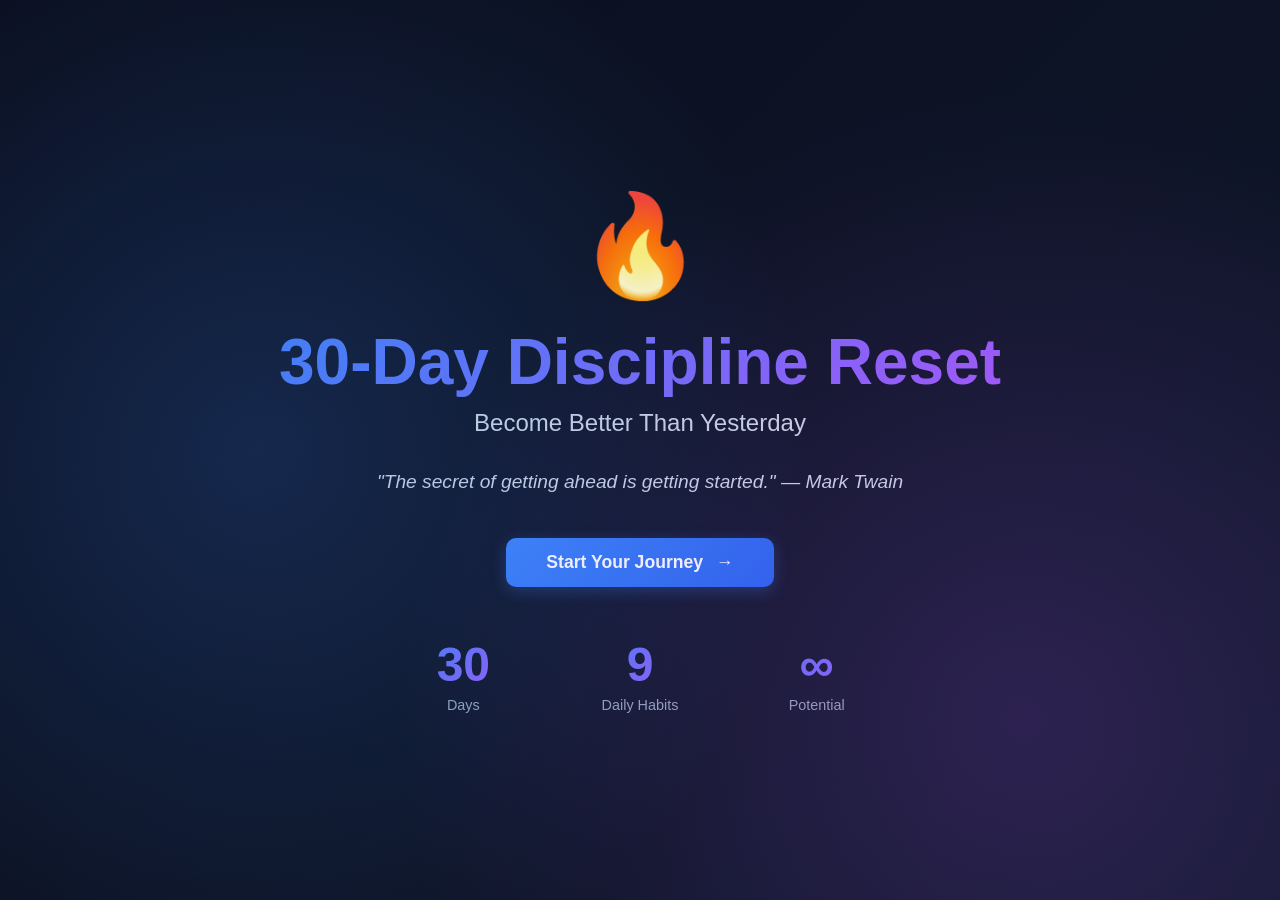
<file: index.html>
<!DOCTYPE html>
<html lang="en">
<head>
    <meta charset="UTF-8">
    <meta name="viewport" content="width=device-width, initial-scale=1.0">
    <title>30-Day Discipline Tracker</title>
    <link rel="stylesheet" href="css/common.css">
    <link rel="stylesheet" href="css/landing.css">
</head>
<body>
    <section class="landing-section">
        <div class="landing-container">
            <div class="landing-content animate-fade-in">
                <div class="landing-flame">🔥</div>
                <h1 class="landing-title">30-Day Discipline Reset</h1>
                <p class="landing-subtitle">Become Better Than Yesterday</p>
                
                <div class="quote-container">
                    <p class="landing-quote">"The secret of getting ahead is getting started." — Mark Twain</p>
                </div>

                <a href="login.html" class="btn btn-primary btn-lg">
                    Start Your Journey <span class="arrow">→</span>
                </a>

                <div class="landing-stats">
                    <div class="stat">
                        <p class="stat-number">30</p>
                        <p class="stat-label">Days</p>
                    </div>
                    <div class="stat">
                        <p class="stat-number">9</p>
                        <p class="stat-label">Daily Habits</p>
                    </div>
                    <div class="stat">
                        <p class="stat-number">∞</p>
                        <p class="stat-label">Potential</p>
                    </div>
                </div>
            </div>
            <div class="bg-glow"></div>
        </div>
    </section>
</body>
</html>
</file>
<file: css/common.css>
/* ============================================
   ROOT & VARIABLES
   ============================================ */

:root {
    --primary-color: #3b82f6;
    --primary-dark: #1e40af;
    --bg-dark: #0f172a;
    --bg-darker: #0a0f1f;
    --glass-bg: rgba(255, 255, 255, 0.1);
    --glass-border: rgba(255, 255, 255, 0.2);
    --text-primary: #f0f9ff;
    --text-secondary: #cbd5e1;
    --text-muted: #94a3b8;
    --success-color: #10b981;
    --warning-color: #f59e0b;
    --danger-color: #ef4444;
}

body.light-mode {
    --bg-dark: #f8fafc;
    --bg-darker: #f1f5f9;
    --glass-bg: rgba(0, 0, 0, 0.05);
    --glass-border: rgba(0, 0, 0, 0.1);
    --text-primary: #0f172a;
    --text-secondary: #334155;
    --text-muted: #64748b;
}

/* ============================================
   BASE STYLES
   ============================================ */

* {
    margin: 0;
    padding: 0;
    box-sizing: border-box;
}

html {
    scroll-behavior: smooth;
}

body {
    font-family: -apple-system, BlinkMacSystemFont, 'Segoe UI', 'Roboto', sans-serif;
    background: linear-gradient(135deg, var(--bg-darker) 0%, var(--bg-dark) 100%);
    color: var(--text-primary);
    min-height: 100vh;
    -webkit-font-smoothing: antialiased;
    -moz-osx-font-smoothing: grayscale;
    transition: background 0.3s ease;
}

/* ============================================
   ANIMATIONS
   ============================================ */

@keyframes fadeIn {
    from { opacity: 0; }
    to { opacity: 1; }
}

@keyframes slideInUp {
    from {
        opacity: 0;
        transform: translateY(30px);
    }
    to {
        opacity: 1;
        transform: translateY(0);
    }
}

@keyframes scaleIn {
    from {
        opacity: 0;
        transform: scale(0.95);
    }
    to {
        opacity: 1;
        transform: scale(1);
    }
}

@keyframes bounceIn {
    0% {
        opacity: 0;
        transform: scale(0.8);
    }
    50% {
        opacity: 1;
        transform: scale(1.05);
    }
    100% {
        opacity: 1;
        transform: scale(1);
    }
}

@keyframes float {
    0%, 100% { transform: translateY(0px); }
    50% { transform: translateY(-15px); }
}

@keyframes pulse {
    0%, 100% { opacity: 1; }
    50% { opacity: 0.6; }
}

@keyframes confetti {
    0% {
        opacity: 1;
        transform: translateY(-10vh) rotateZ(0deg);
    }
    100% {
        opacity: 0;
        transform: translateY(100vh) rotateZ(720deg);
    }
}

.animate-fade-in { animation: fadeIn 0.6s ease-out; }
.animate-scale-in { animation: scaleIn 0.5s ease-out; }
.animate-bounce-in { animation: bounceIn 0.6s ease-out; }

/* ============================================
   BUTTONS
   ============================================ */

.btn {
    padding: 12px 32px;
    border: none;
    border-radius: 10px;
    font-size: 1rem;
    font-weight: 600;
    cursor: pointer;
    transition: all 0.3s ease;
    display: inline-flex;
    align-items: center;
    justify-content: center;
    gap: 8px;
    text-decoration: none;
}

.btn:hover:not(:disabled) {
    transform: translateY(-2px);
}

.btn-primary {
    background: linear-gradient(135deg, #3b82f6, #2563eb);
    color: white;
    box-shadow: 0 4px 15px rgba(59, 130, 246, 0.3);
}

.btn-primary:hover:not(:disabled) {
    box-shadow: 0 8px 25px rgba(59, 130, 246, 0.5);
}

.btn-secondary {
    background: rgba(255, 255, 255, 0.1);
    color: var(--text-primary);
    border: 1px solid var(--glass-border);
}

.btn-secondary:hover:not(:disabled) {
    background: rgba(255, 255, 255, 0.15);
}

.btn-success {
    background: linear-gradient(135deg, #10b981, #059669);
    color: white;
    box-shadow: 0 4px 15px rgba(16, 185, 129, 0.3);
}

.btn-success:hover:not(:disabled) {
    box-shadow: 0 8px 25px rgba(16, 185, 129, 0.5);
}

.btn-full {
    width: 100%;
}

.btn-lg {
    padding: 14px 40px;
    font-size: 1.1rem;
}

.btn:disabled {
    opacity: 0.5;
    cursor: not-allowed;
}

.btn-icon {
    width: 40px;
    height: 40px;
    border-radius: 50%;
    background: var(--glass-bg);
    border: 1px solid var(--glass-border);
    cursor: pointer;
    font-size: 1.2rem;
    transition: all 0.3s ease;
    display: flex;
    align-items: center;
    justify-content: center;
    padding: 0;
}

.btn-icon:hover {
    background: rgba(255, 255, 255, 0.15);
    transform: scale(1.1);
}

.arrow {
    margin-left: 5px;
}

/* ============================================
   UTILITIES
   ============================================ */

.bg-glow {
    position: absolute;
    top: 0;
    left: 0;
    right: 0;
    bottom: 0;
    background: radial-gradient(circle at 20% 50%, rgba(59, 130, 246, 0.2) 0%, transparent 50%),
                radial-gradient(circle at 80% 80%, rgba(168, 85, 247, 0.2) 0%, transparent 50%);
    z-index: 0;
    pointer-events: none;
}

/* ============================================
   RESPONSIVE
   ============================================ */

@media (max-width: 768px) {
    .btn-lg {
        padding: 12px 32px;
        font-size: 1rem;
    }
}

/* ============================================
   SCROLLBAR
   ============================================ */

::-webkit-scrollbar {
    width: 8px;
}

::-webkit-scrollbar-track {
    background: var(--bg-dark);
}

::-webkit-scrollbar-thumb {
    background: rgba(255, 255, 255, 0.2);
    border-radius: 10px;
}

::-webkit-scrollbar-thumb:hover {
    background: rgba(255, 255, 255, 0.3);
}
</file>
<file: css/landing.css>
/* ============================================
   LANDING PAGE STYLES
   ============================================ */

.landing-section {
    display: flex;
    align-items: center;
    justify-content: center;
    position: relative;
    overflow: hidden;
    padding: 20px;
    min-height: 100vh;
}

.landing-container {
    max-width: 900px;
    width: 100%;
    z-index: 1;
}

.landing-content {
    text-align: center;
}

.landing-flame {
    font-size: 100px;
    margin-bottom: 20px;
    display: inline-block;
    animation: float 3s ease-in-out infinite;
}

.landing-title {
    font-size: clamp(2.5rem, 10vw, 4rem);
    font-weight: 900;
    margin-bottom: 10px;
    background: linear-gradient(135deg, #3b82f6 0%, #a855f7 100%);
    -webkit-background-clip: text;
    -webkit-text-fill-color: transparent;
    background-clip: text;
}

.landing-subtitle {
    font-size: 1.5rem;
    color: var(--text-secondary);
    margin-bottom: 30px;
}

.quote-container {
    margin-bottom: 40px;
}

.landing-quote {
    font-size: 1.2rem;
    font-style: italic;
    color: var(--text-secondary);
    max-width: 700px;
    margin-left: auto;
    margin-right: auto;
    line-height: 1.6;
}

.landing-stats {
    display: grid;
    grid-template-columns: repeat(3, 1fr);
    gap: 30px;
    margin-top: 50px;
    max-width: 500px;
    margin-left: auto;
    margin-right: auto;
}

.stat {
    text-align: center;
}

.stat-number {
    font-size: 3rem;
    font-weight: 900;
    background: linear-gradient(135deg, #3b82f6, #a855f7);
    -webkit-background-clip: text;
    -webkit-text-fill-color: transparent;
    background-clip: text;
}

.stat-label {
    font-size: 0.9rem;
    color: var(--text-muted);
    margin-top: 5px;
}

@media (max-width: 768px) {
    .landing-flame {
        font-size: 80px;
    }

    .landing-title {
        font-size: 2rem;
    }

    .landing-subtitle {
        font-size: 1.2rem;
    }

    .landing-stats {
        gap: 20px;
        margin-top: 30px;
    }

    .stat-number {
        font-size: 2rem;
    }
}

@media (max-width: 480px) {
    .landing-stats {
        grid-template-columns: 1fr;
        gap: 15px;
    }

    .landing-flame {
        font-size: 60px;
    }
}
</file>
